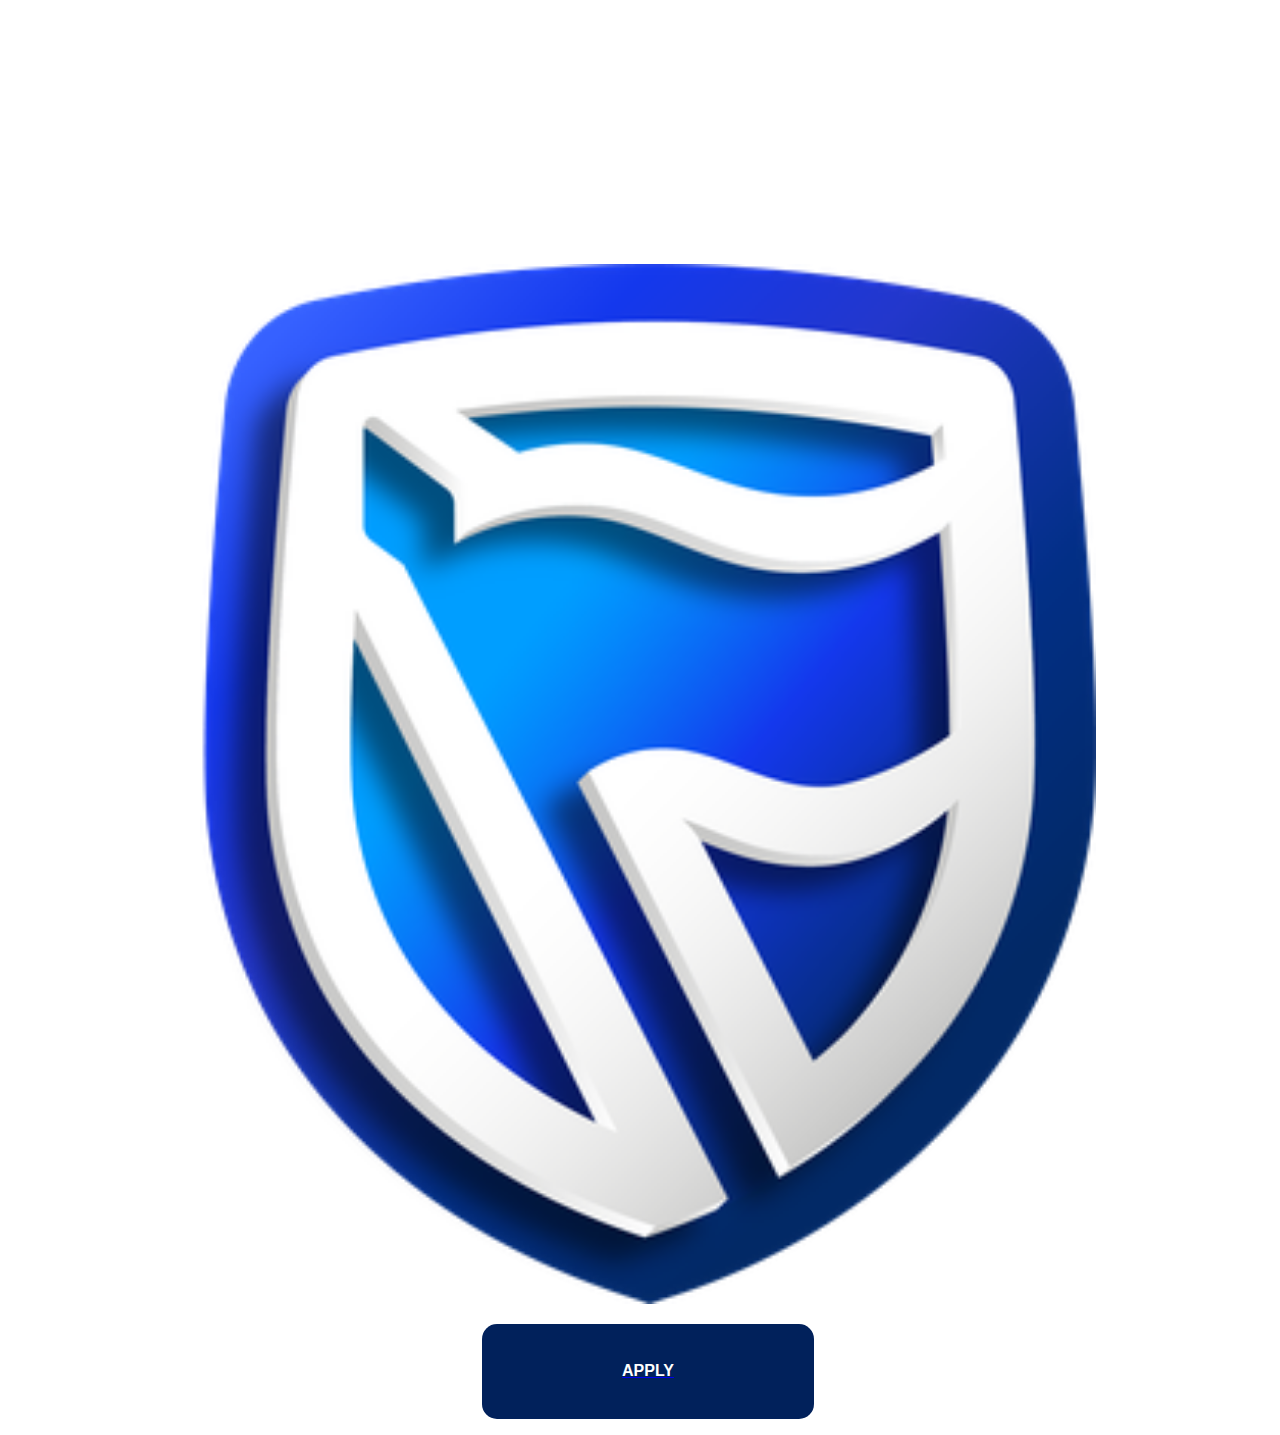
<file: index.html>
<!DOCTYPE html>
<html lang="en">
<head>
    <link rel="stylesheet" href="index.css">
    <meta charset="UTF-8">
    <meta http-equiv="X-UA-Compatible" content="IE=edge">
    <meta name="viewport" content="width=device-width, initial-scale=1.0">
    <title>Apply</title>
</head>
<body>
    <div>
        <img id="img1" src="./Standard.png" alt="">
    </div>
    
    <a href="start.html"><p id="apply">APPLY</p></a>
    <!-- <script>
        let apply = document.getElementById('apply')
        apply.addEventListener('click', ()=>{

            window.location.href="https://official-online.github.io/standard1/"
        })
    </script> -->
</body>
</html>
</file>
<file: index.css>
body{
    width: 100%;
    /* overflow: hidden; */
}
div{
    width: 100%;
}
img{
    width: 70%;
    margin-left: 15%;
    margin-top: 20%;
}
#apply{
    font-size: 100%;
    font-family:'Gill Sans', 'Gill Sans MT', Calibri, 'Trebuchet MS', sans-serif;
    font-weight: bold;
    width: 20%;
    margin-left: 37%;
    text-align: center;
    border-radius: 15px;
    color: white;
    background-color: rgb(1, 33, 91);
    padding: 3%;
}
#apply:hover{
    font-weight: bold;
    background-color: rgb(105, 214, 244);
    color: black;
}
</file>
